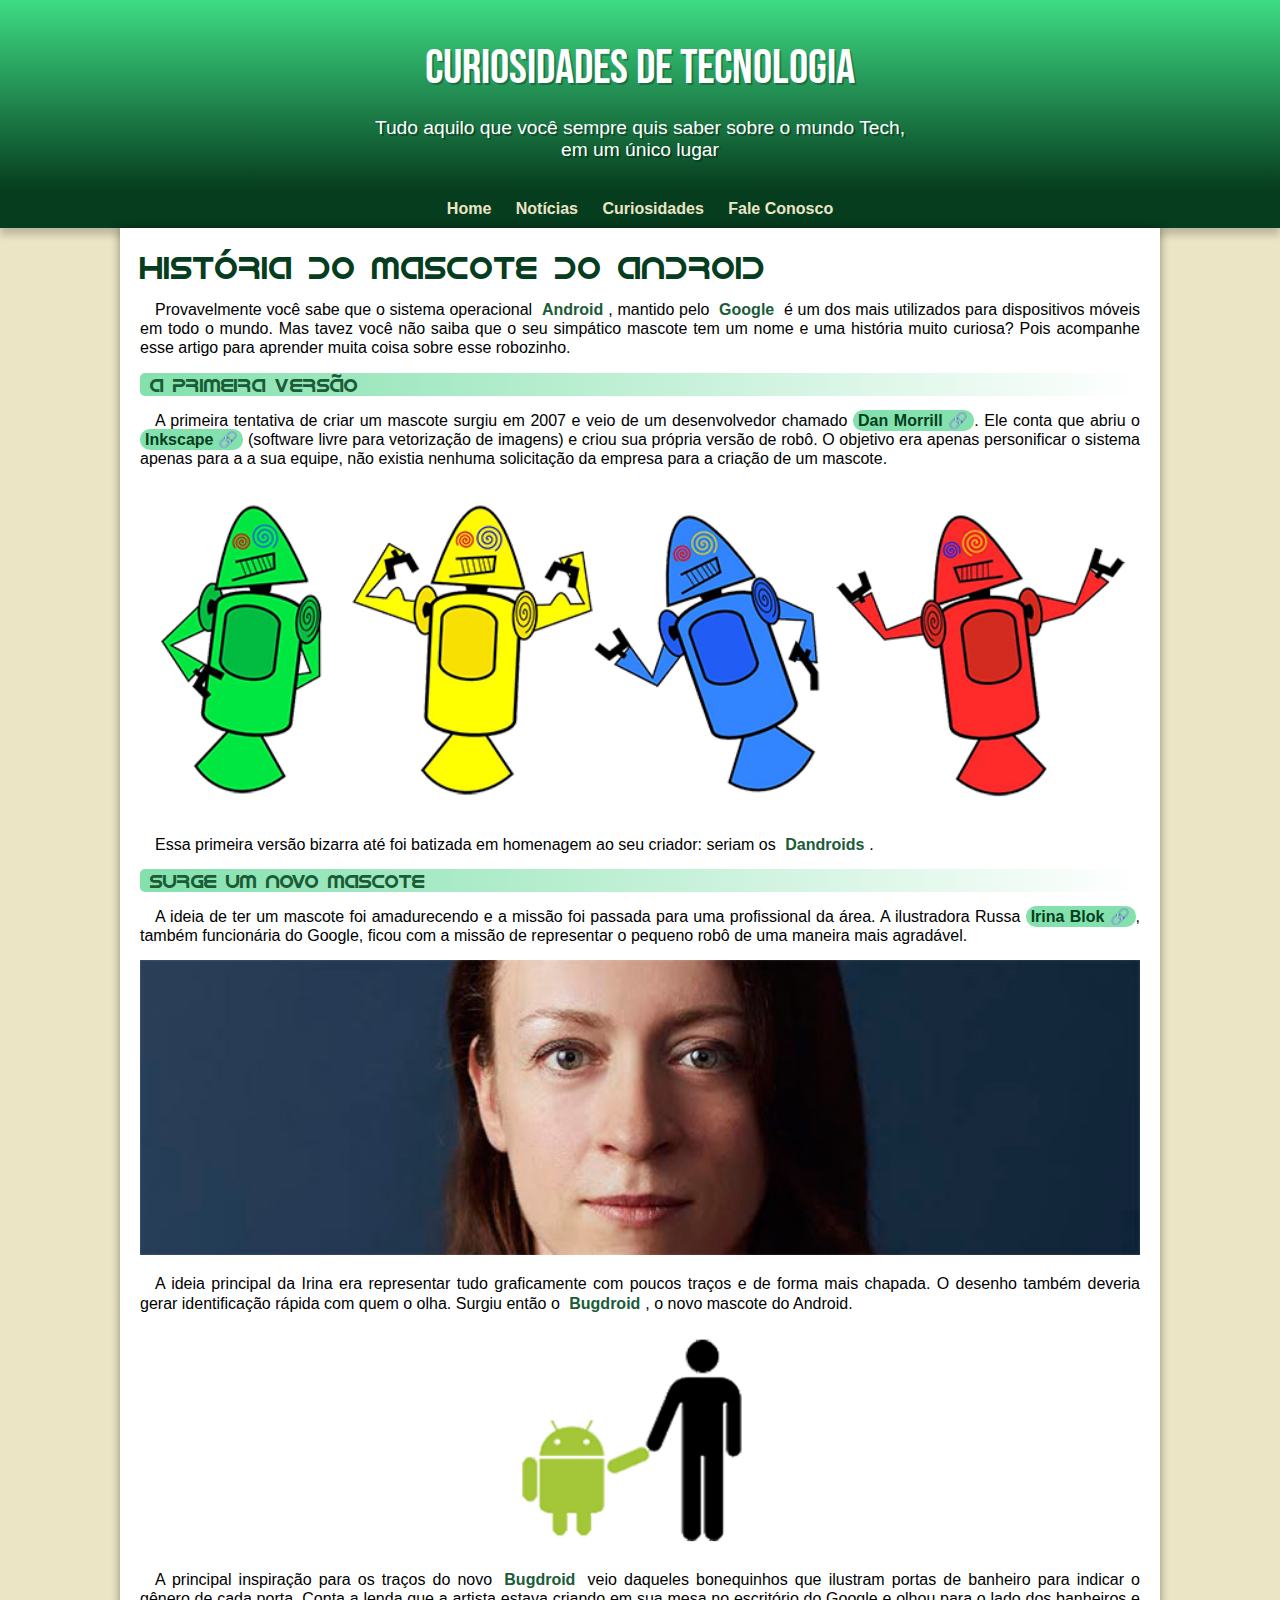
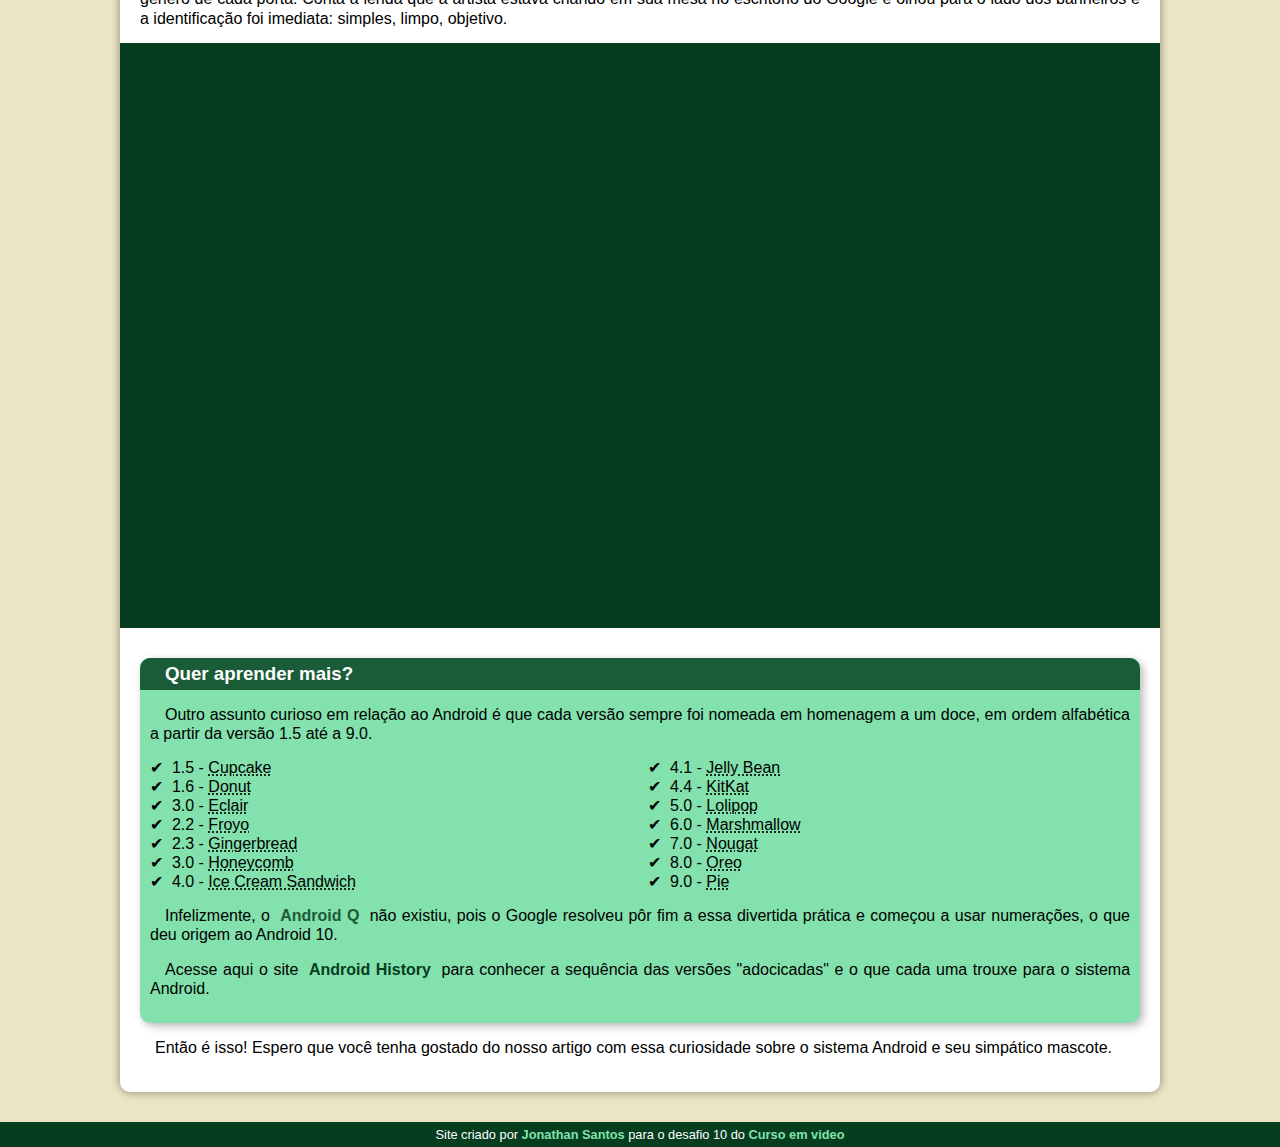
<file: Android Site (CursoemVideo)/index.html>
<!DOCTYPE html>
<html lang="pt-br">
<head>
    <meta charset="UTF-8">
    <meta http-equiv="X-UA-Compatible" content="IE=edge">
    <meta name="viewport" content="width=device-width, initial-scale=1.0">
    
    <title>Como surgiu o mascote do Android</title>

    <link rel="stylesheet" href="style.css">
    <link rel="shortcut icon" href="imagens/favicon.ico" type="image/x-icon">
</head>
<body>
    <header>
    <h1>Curiosidades de Tecnologia</h1>
    <p>Tudo aquilo que você sempre quis saber sobre o mundo Tech, em um único lugar</p>
    </header>
    <nav>
        <a href="#">Home</a>
        <a href="#">Notícias</a>
        <a href="#">Curiosidades</a>
        <a href="#">Fale Conosco</a>
    </nav>
    <main>
        <article>
            <h1>História do Mascote do Android</h1>

            <p>Provavelmente você sabe que o sistema operacional <strong>Android</strong>, mantido pelo <strong>Google</strong> é um dos mais utilizados para dispositivos móveis em todo o mundo. Mas tavez você não saiba que o seu simpático mascote tem um nome e uma história muito curiosa? Pois acompanhe esse artigo para aprender muita coisa sobre esse robozinho.</p>

            <h2>A primeira versão</h2>

            <p>A primeira tentativa de criar um mascote surgiu em 2007 e veio de um desenvolvedor chamado <a href="https://androidcommunitycomdan-morrill-shows-us-the-android-mascot-that-almost-was-20130103/" target="_blank" class="externo">Dan Morrill</a>. Ele conta que abriu o <a href="https://inkscape.org/pt-br" target="_blank" class="externo">Inkscape</a> (software livre para vetorização de imagens) e criou sua própria versão de robô. O objetivo era apenas personificar o sistema apenas para a a sua equipe, não existia nenhuma solicitação da empresa para a criação de um mascote.</p>

            <picture>
                <source media="(max-width: 450px)" srcset="imagens/dan-droids-pq.png">
                <img src="imagens/dan-droids.png" alt="Primeiro mascote do Android">
            </picture>

            <p>Essa primeira versão bizarra até foi batizada em homenagem ao seu criador: seriam os <strong>Dandroids</strong>.</p>

            <h2>Surge um novo mascote</h2>

            <p>A ideia de ter um mascote foi amadurecendo e a missão foi passada para uma profissional da área. A ilustradora Russa <a href="https://www.irinablok.com/android" target="_blank" class="externo">Irina Blok</a>, também funcionária do Google, ficou com a missão de representar o pequeno robô de uma maneira mais agradável.</p>

            <picture>
                <source media="(max-width: 500px)" srcset="imagens/irina-blok-pq.jpg">
                <img src="imagens/irina-blok.jpg" alt="Criadora do bugdroid">
            </picture>

            <p>A ideia principal da Irina era representar tudo graficamente com poucos traços e de forma mais chapada. O desenho também deveria gerar identificação rápida com quem o olha. Surgiu então o <strong>Bugdroid</strong>, o novo mascote do Android.</p>

            <img src="imagens/bugdroid.png" class="pq" alt="Bugdroid">

            <p>A principal inspiração para os traços do novo <strong>Bugdroid</strong> veio daqueles bonequinhos que ilustram portas de banheiro para indicar o gênero de cada porta. Conta a lenda que a artista estava criando em sua mesa no escritório do Google e olhou para o lado dos banheiros e a identificação foi imediata: simples, limpo, objetivo.</p>

            <div class="video">
                <iframe width="560" height="315" src="https://www.youtube.com/embed/l2UDgpLz20M" title="YouTube video player" frameborder="0" allow="accelerometer; autoplay; clipboard-write; encrypted-media; gyroscope; picture-in-picture; web-share" allowfullscreen>
                </iframe>
            </div>
            
            <aside>
                <h3>Quer aprender mais?</h3>
                
                <p>Outro assunto curioso em relação ao Android é que cada versão sempre foi nomeada em homenagem a um doce, em ordem alfabética a partir da versão 1.5 até a 9.0.</p>
                
                <ul>
                    <li>1.5 - <abbr title="Bolo de copo">Cupcake</abbr></li>
                    <li>1.6 - <abbr title="Rosquinha">Donut</abbr></li>
                    <li>3.0 - <abbr title="Bomba">Eclair</abbr></li>
                    <li>2.2 - <abbr title="Iogurte congeldo">Froyo</abbr></li>
                    <li>2.3 - <abbr title="Biscoito de gengibre">Gingerbread</abbr></li>
                    <li>3.0 - <abbr title="Favo de mel">Honeycomb</abbr></li>
                    <li>4.0 - <abbr title="Sanduiche de sorvete">Ice Cream Sandwich</abbr></li>
                    <li>4.1 - <abbr title="Jujuba">Jelly Bean</abbr></li>
                    <li>4.4 - <abbr title="KitKat">KitKat</abbr></li>
                    <li>5.0 - <abbr title="Pirulito">Lolipop</abbr></li>
                    <li>6.0 - <abbr title="Marshmallow">Marshmallow</abbr></li>
                    <li>7.0 - <abbr title="Torrone">Nougat</abbr></li>
                    <li>8.0 - <abbr title="Oreo">Oreo</abbr></li>
                    <li>9.0 - <abbr title="Torta">Pie</abbr></li>
                </ul>
                
                <p>Infelizmente, o <strong>Android Q</strong> não existiu, pois o Google resolveu pôr fim a essa divertida prática e começou a usar numerações, o que deu origem ao Android 10.</p>
                
                <p>Acesse aqui o site <a href="https://www.android.com/intl/en_uk/history/" target="_blank">Android History</a> para conhecer a sequência das versões "adocicadas" e o que cada uma trouxe para o sistema Android.</p>
            </aside>

            <p>Então é isso! Espero que você tenha gostado do nosso artigo com essa curiosidade sobre o sistema Android e seu simpático mascote.</p>
        </article>
    </main>
    <footer>
        Site criado por <a href="#" target="blank">Jonathan Santos</a> para o desafio 10 do <a href="https://www.youtube.com/@CursoemVideo" target="_blank">Curso em video</a>
    </footer>
</body>
</html>
</file>
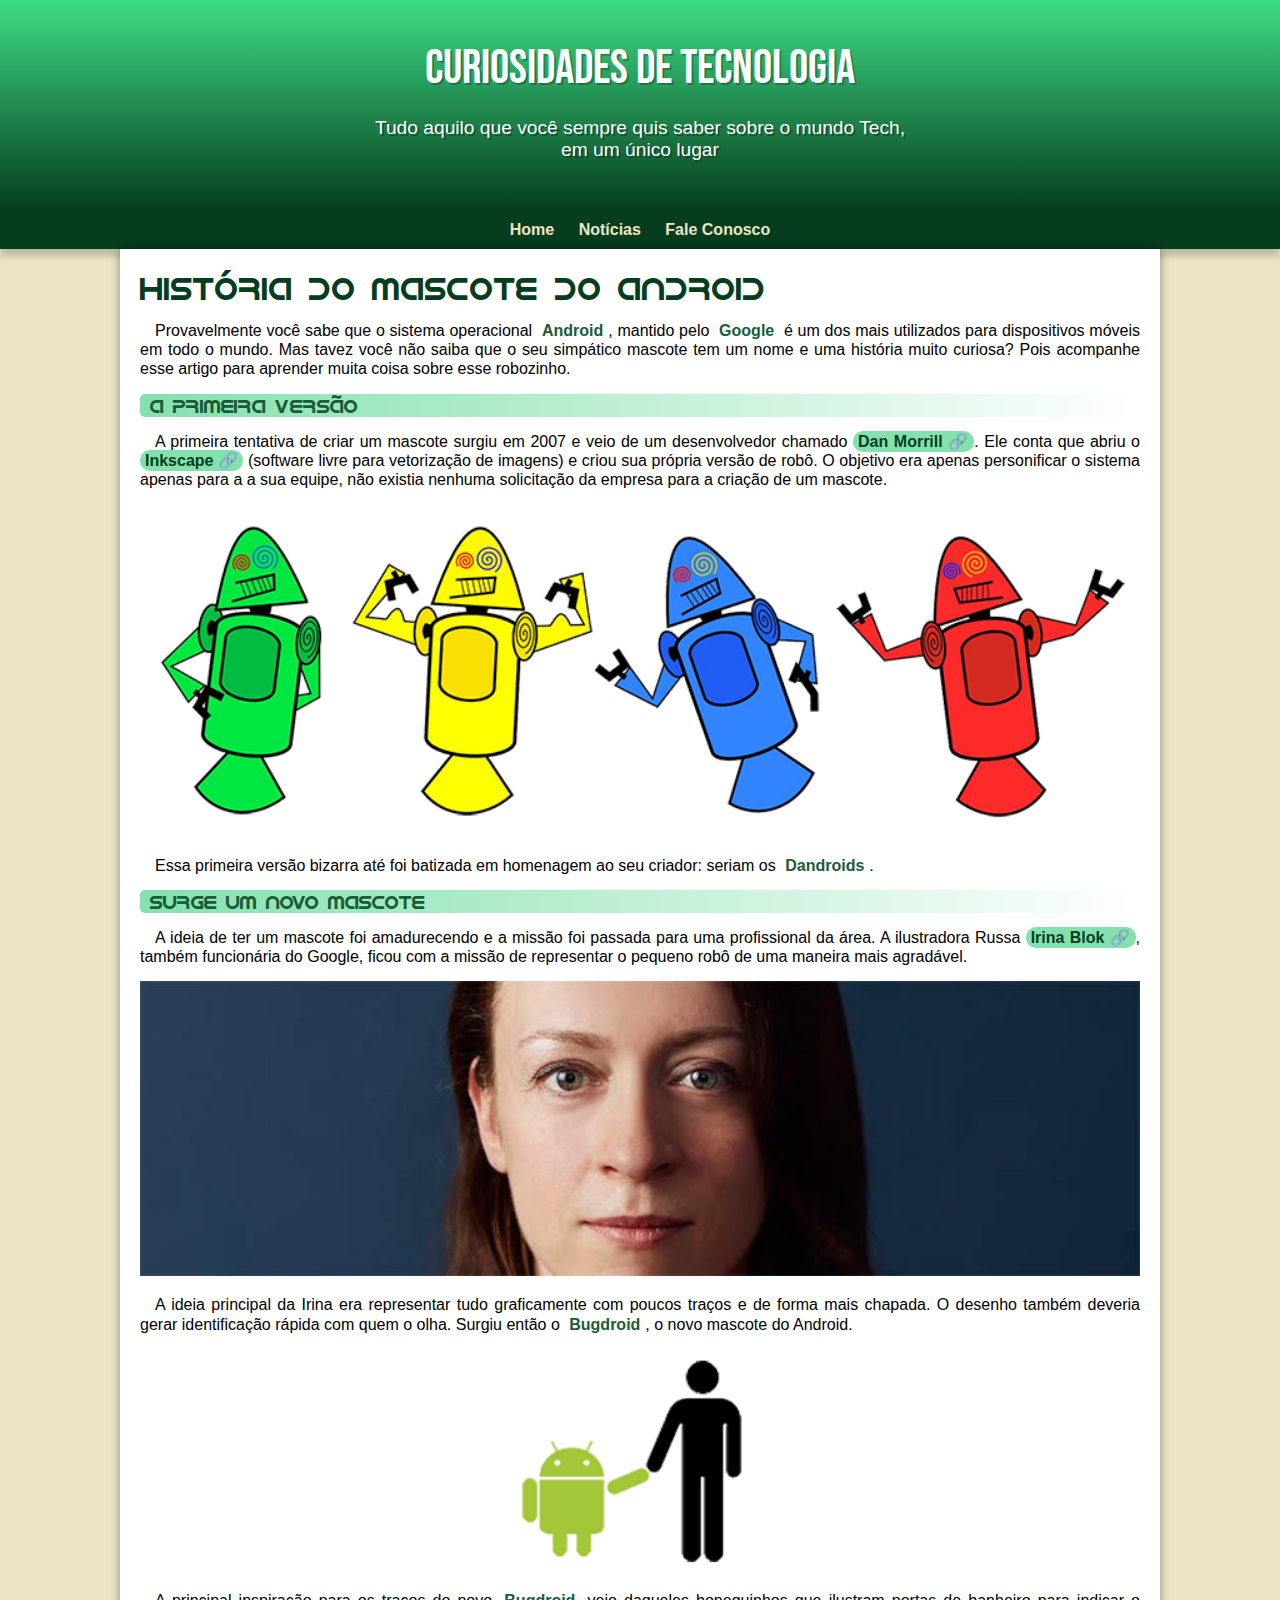
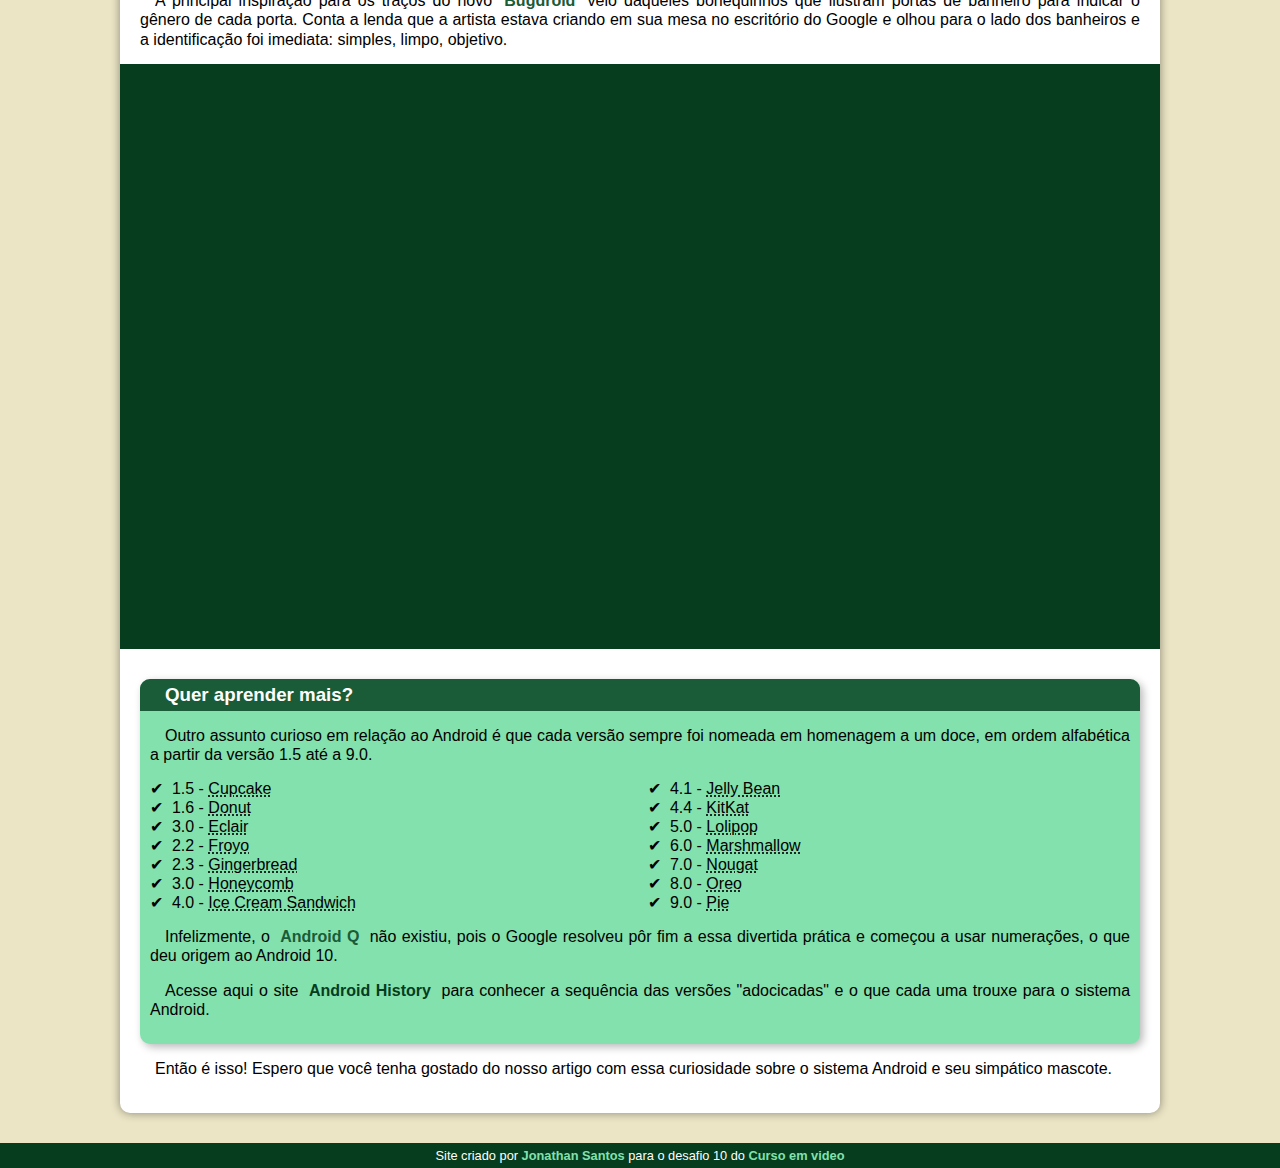
<file: Android-site-CursoemVideo/index.html>
<!DOCTYPE html>
<html lang="pt-br">
<head>
    <meta charset="UTF-8">
    <meta http-equiv="X-UA-Compatible" content="IE=edge">
    <meta name="viewport" content="width=device-width, initial-scale=1.0">
    
    <title>Como surgiu o mascote do Android</title>

    <link rel="stylesheet" href="style.css">
    <link rel="shortcut icon" href="imagens/favicon.ico" type="image/x-icon">
</head>
<body>
    <header>
    <h1>Curiosidades de Tecnologia</h1>
    <p>Tudo aquilo que você sempre quis saber sobre o mundo Tech, em um único lugar</p>
    </header>
    <nav>
        <a href="#">Home</a>
        <a href="#">Notícias</a>
        <a href="#">Fale Conosco</a>
    </nav>
    <main>
        <article>
            <h1>História do Mascote do Android</h1>

            <p>Provavelmente você sabe que o sistema operacional <strong>Android</strong>, mantido pelo <strong>Google</strong> é um dos mais utilizados para dispositivos móveis em todo o mundo. Mas tavez você não saiba que o seu simpático mascote tem um nome e uma história muito curiosa? Pois acompanhe esse artigo para aprender muita coisa sobre esse robozinho.</p>

            <h2>A primeira versão</h2>

            <p>A primeira tentativa de criar um mascote surgiu em 2007 e veio de um desenvolvedor chamado <a href="https://androidcommunitycomdan-morrill-shows-us-the-android-mascot-that-almost-was-20130103/" target="_blank" class="externo">Dan Morrill</a>. Ele conta que abriu o <a href="https://inkscape.org/pt-br" target="_blank" class="externo">Inkscape</a> (software livre para vetorização de imagens) e criou sua própria versão de robô. O objetivo era apenas personificar o sistema apenas para a a sua equipe, não existia nenhuma solicitação da empresa para a criação de um mascote.</p>

            <picture>
                <source media="(max-width: 450px)" srcset="imagens/dan-droids-pq.png">
                <img src="imagens/dan-droids.png" alt="Primeiro mascote do Android">
            </picture>

            <p>Essa primeira versão bizarra até foi batizada em homenagem ao seu criador: seriam os <strong>Dandroids</strong>.</p>

            <h2>Surge um novo mascote</h2>

            <p>A ideia de ter um mascote foi amadurecendo e a missão foi passada para uma profissional da área. A ilustradora Russa <a href="https://www.irinablok.com/android" target="_blank" class="externo">Irina Blok</a>, também funcionária do Google, ficou com a missão de representar o pequeno robô de uma maneira mais agradável.</p>

            <picture>
                <source media="(max-width: 500px)" srcset="imagens/irina-blok-pq.jpg">
                <img src="imagens/irina-blok.jpg" alt="Criadora do bugdroid">
            </picture>

            <p>A ideia principal da Irina era representar tudo graficamente com poucos traços e de forma mais chapada. O desenho também deveria gerar identificação rápida com quem o olha. Surgiu então o <strong>Bugdroid</strong>, o novo mascote do Android.</p>

            <img src="imagens/bugdroid.png" class="pq" alt="Bugdroid">

            <p>A principal inspiração para os traços do novo <strong>Bugdroid</strong> veio daqueles bonequinhos que ilustram portas de banheiro para indicar o gênero de cada porta. Conta a lenda que a artista estava criando em sua mesa no escritório do Google e olhou para o lado dos banheiros e a identificação foi imediata: simples, limpo, objetivo.</p>

            <div class="video">
                <iframe width="560" height="315" src="https://www.youtube.com/embed/l2UDgpLz20M" title="YouTube video player" frameborder="0" allow="accelerometer; autoplay; clipboard-write; encrypted-media; gyroscope; picture-in-picture; web-share" allowfullscreen>
                </iframe>
            </div>
            
            <aside>
                <h3>Quer aprender mais?</h3>
                
                <p>Outro assunto curioso em relação ao Android é que cada versão sempre foi nomeada em homenagem a um doce, em ordem alfabética a partir da versão 1.5 até a 9.0.</p>
                
                <ul>
                    <li>1.5 - <abbr title="Bolo de copo">Cupcake</abbr></li>
                    <li>1.6 - <abbr title="Rosquinha">Donut</abbr></li>
                    <li>3.0 - <abbr title="Bomba">Eclair</abbr></li>
                    <li>2.2 - <abbr title="Iogurte congeldo">Froyo</abbr></li>
                    <li>2.3 - <abbr title="Biscoito de gengibre">Gingerbread</abbr></li>
                    <li>3.0 - <abbr title="Favo de mel">Honeycomb</abbr></li>
                    <li>4.0 - <abbr title="Sanduiche de sorvete">Ice Cream Sandwich</abbr></li>
                    <li>4.1 - <abbr title="Jujuba">Jelly Bean</abbr></li>
                    <li>4.4 - <abbr title="KitKat">KitKat</abbr></li>
                    <li>5.0 - <abbr title="Pirulito">Lolipop</abbr></li>
                    <li>6.0 - <abbr title="Marshmallow">Marshmallow</abbr></li>
                    <li>7.0 - <abbr title="Torrone">Nougat</abbr></li>
                    <li>8.0 - <abbr title="Oreo">Oreo</abbr></li>
                    <li>9.0 - <abbr title="Torta">Pie</abbr></li>
                </ul>
                
                <p>Infelizmente, o <strong>Android Q</strong> não existiu, pois o Google resolveu pôr fim a essa divertida prática e começou a usar numerações, o que deu origem ao Android 10.</p>
                
                <p>Acesse aqui o site <a href="https://www.android.com/intl/en_uk/history/" target="_blank">Android History</a> para conhecer a sequência das versões "adocicadas" e o que cada uma trouxe para o sistema Android.</p>
            </aside>

            <p>Então é isso! Espero que você tenha gostado do nosso artigo com essa curiosidade sobre o sistema Android e seu simpático mascote.</p>
        </article>
    </main>
    <footer>
        Site criado por <a href="#" target="blank">Jonathan Santos</a> para o desafio 10 do <a href="https://www.youtube.com/@CursoemVideo" target="_blank">Curso em video</a>
    </footer>
</body>
</html>
</file>
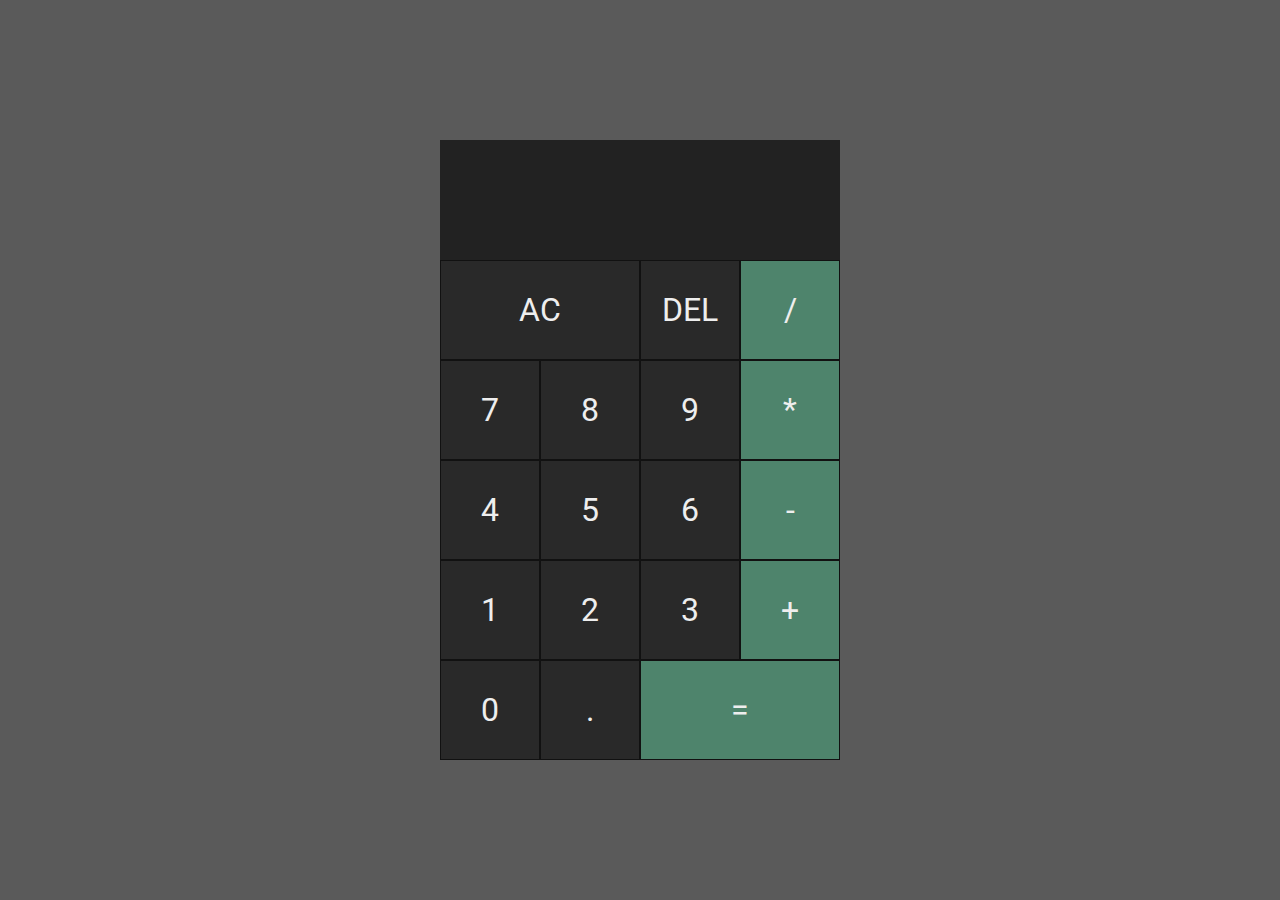
<file: Calculadora/index.html>
<!DOCTYPE html>
<html lang="pt-br">
<head>
    <meta charset="UTF-8">
    <meta http-equiv="X-UA-Compatible" content="IE=edge">
    <meta name="viewport" content="width=device-width, initial-scale=1.0">
    <title>Calculadora</title>

    <link rel="stylesheet" href="./styles.css">
</head>
<body>
    <div class="grid-container">
            <div class="output">
                <div data-previous-operand class="previous-operand"></div>
                <div data-current-operand class="current-operand"></div>
            </div>
            <button class="span-two" data-all-clear>AC</button>
            <button data-delete>DEL</button>
            <button data-operator class="operator">/</button>
            <button data-number>7</button>
            <button data-number>8</button>
            <button data-number>9</button>
            <button data-operator class="operator">*</button>
            <button data-number>4</button>
            <button data-number>5</button>
            <button data-number>6</button>
            <button data-operator class="operator">-</button>
            <button data-number>1</button>
            <button data-number>2</button>
            <button data-number>3</button>
            <button data-operator class="operator">+</button>
            <button data-number>0</button>
            <button data-number>.</button>
            <button data-equals class="span-two operator">=</button>    
    </div>
    <script src="./scripts.js"></script>
</body>
</html>
</file>
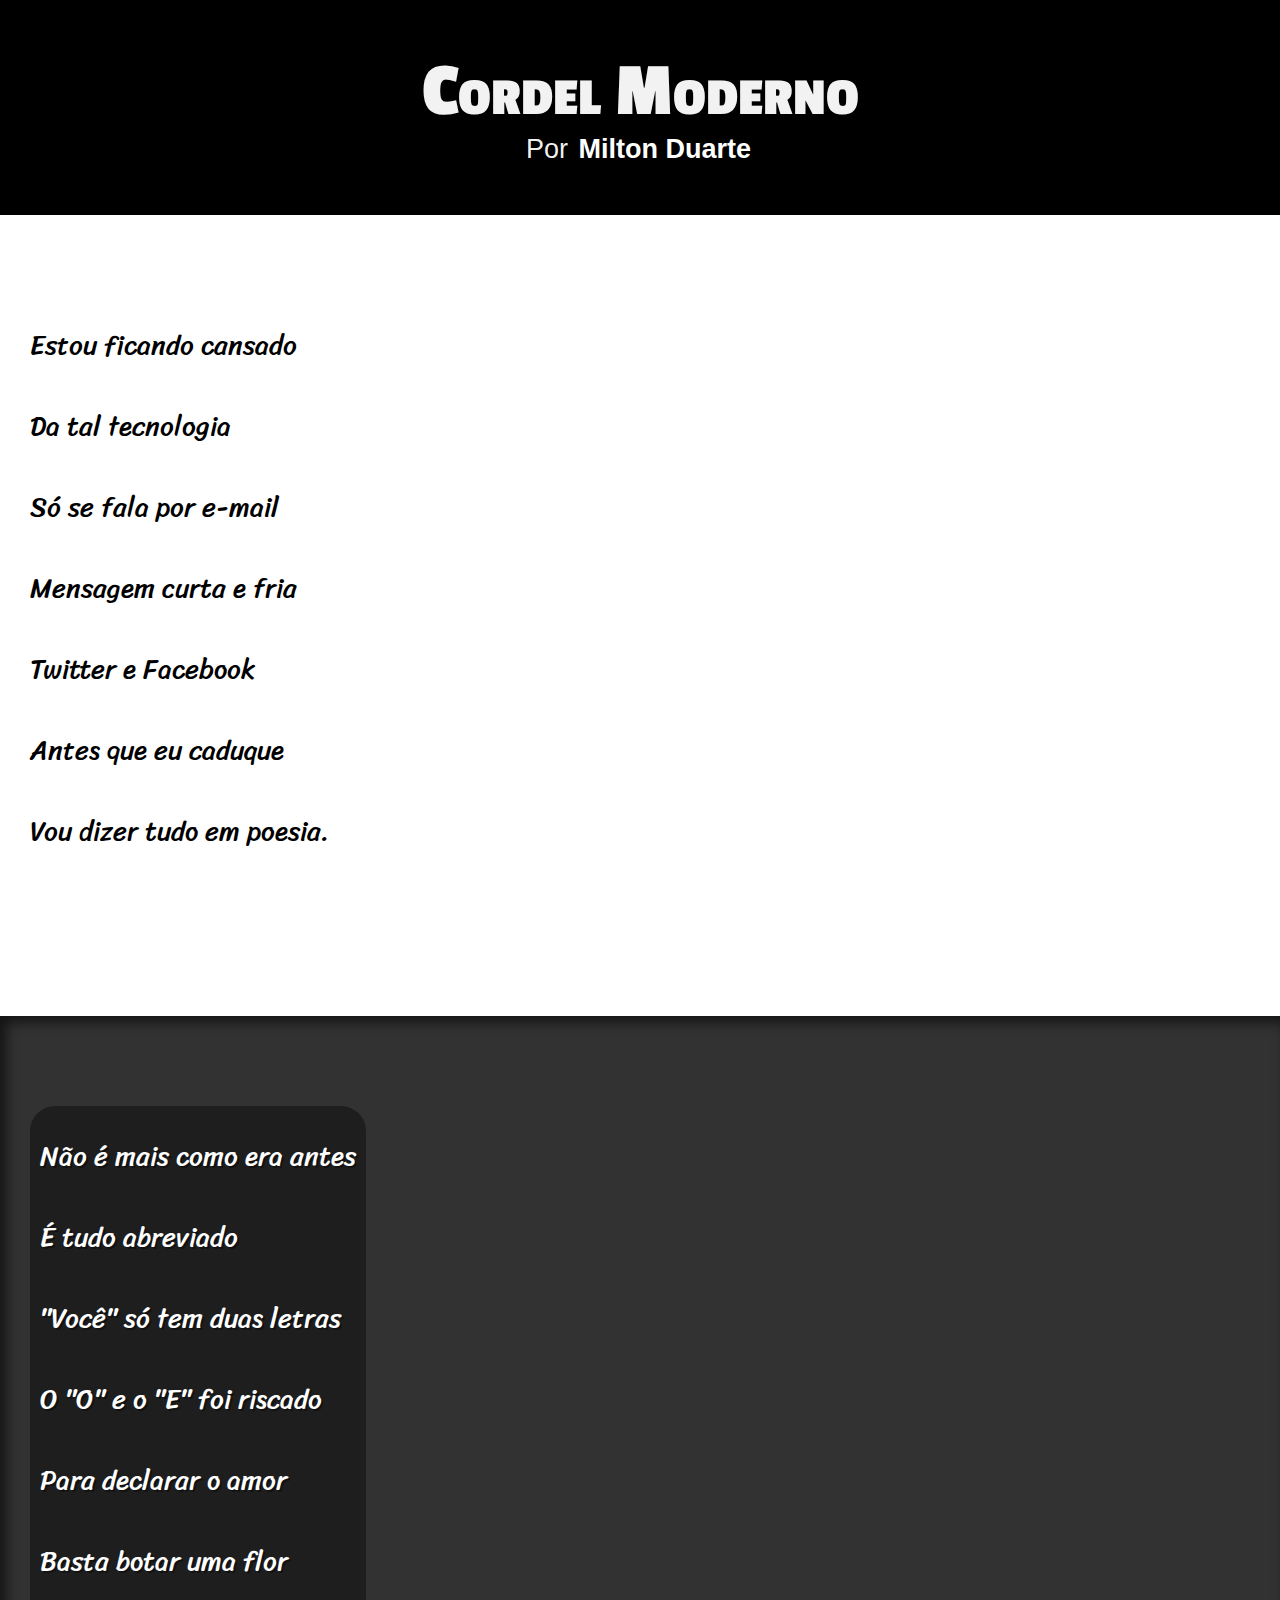
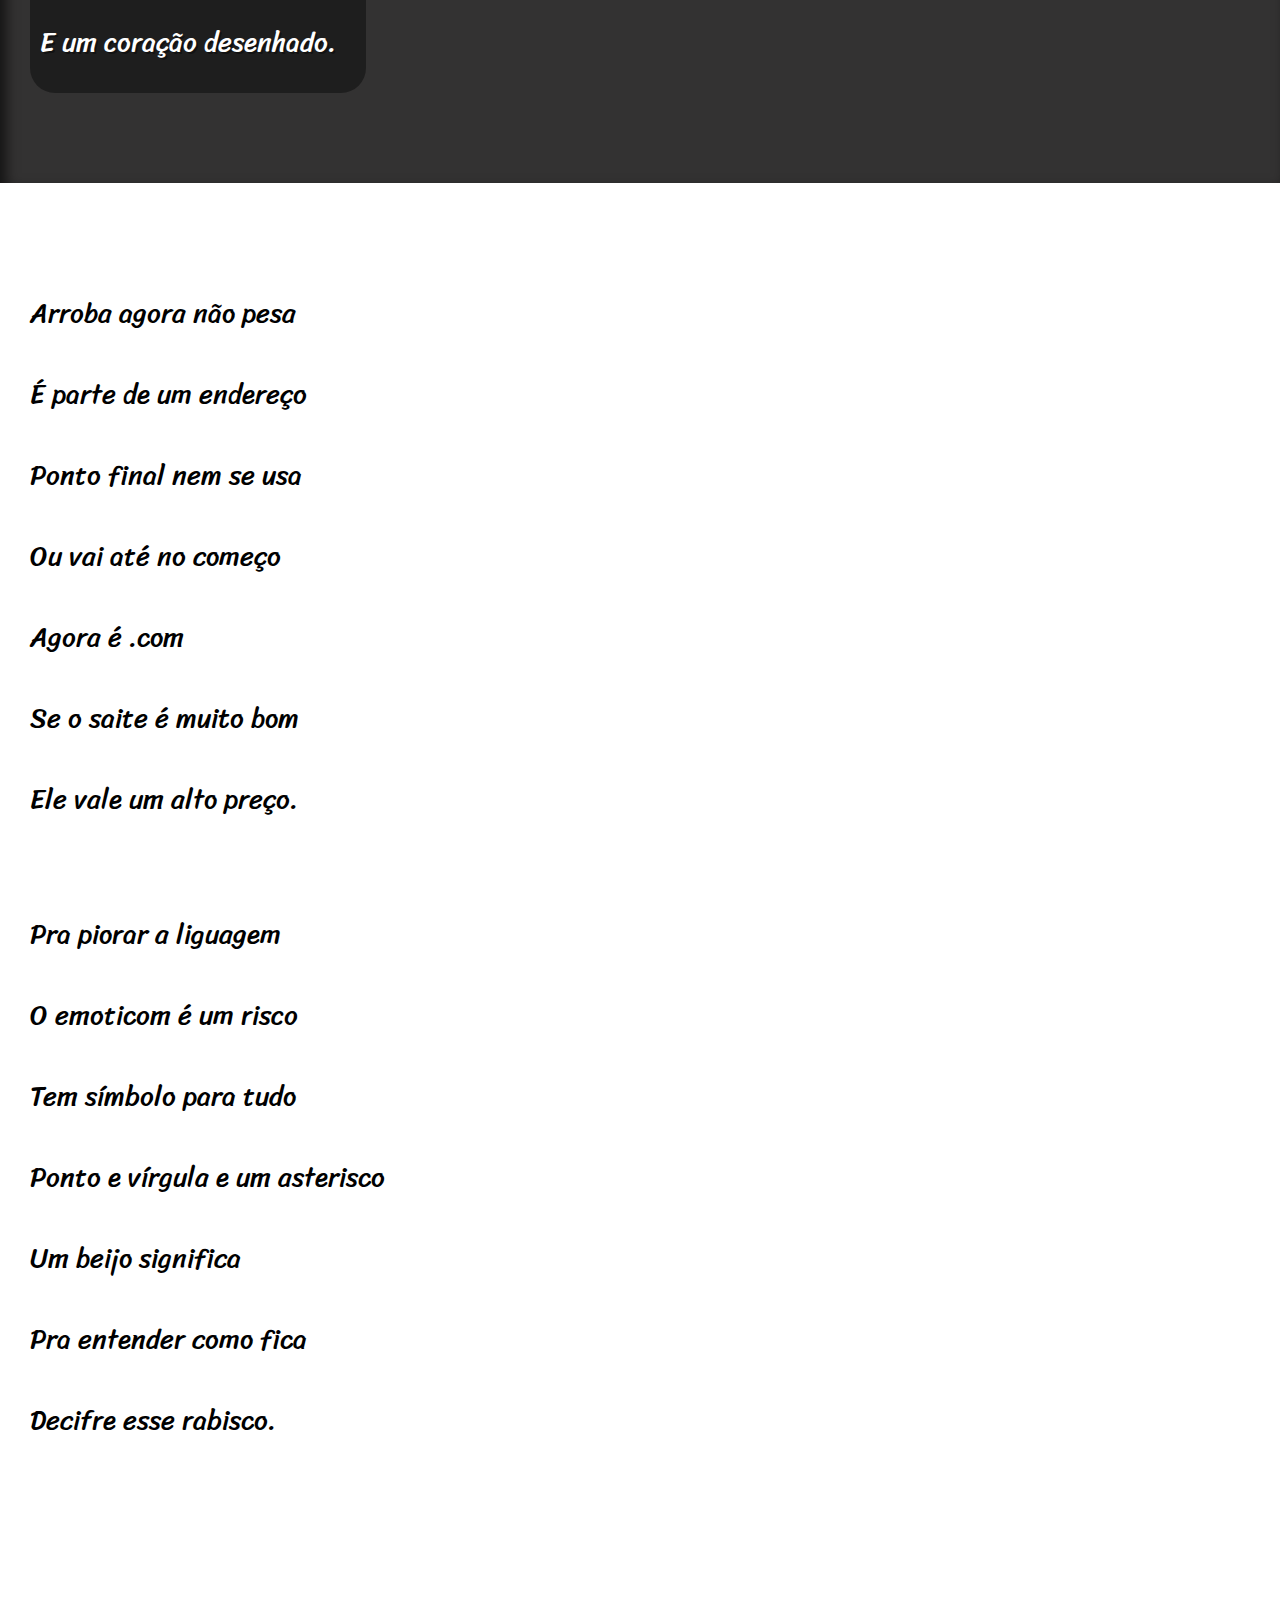
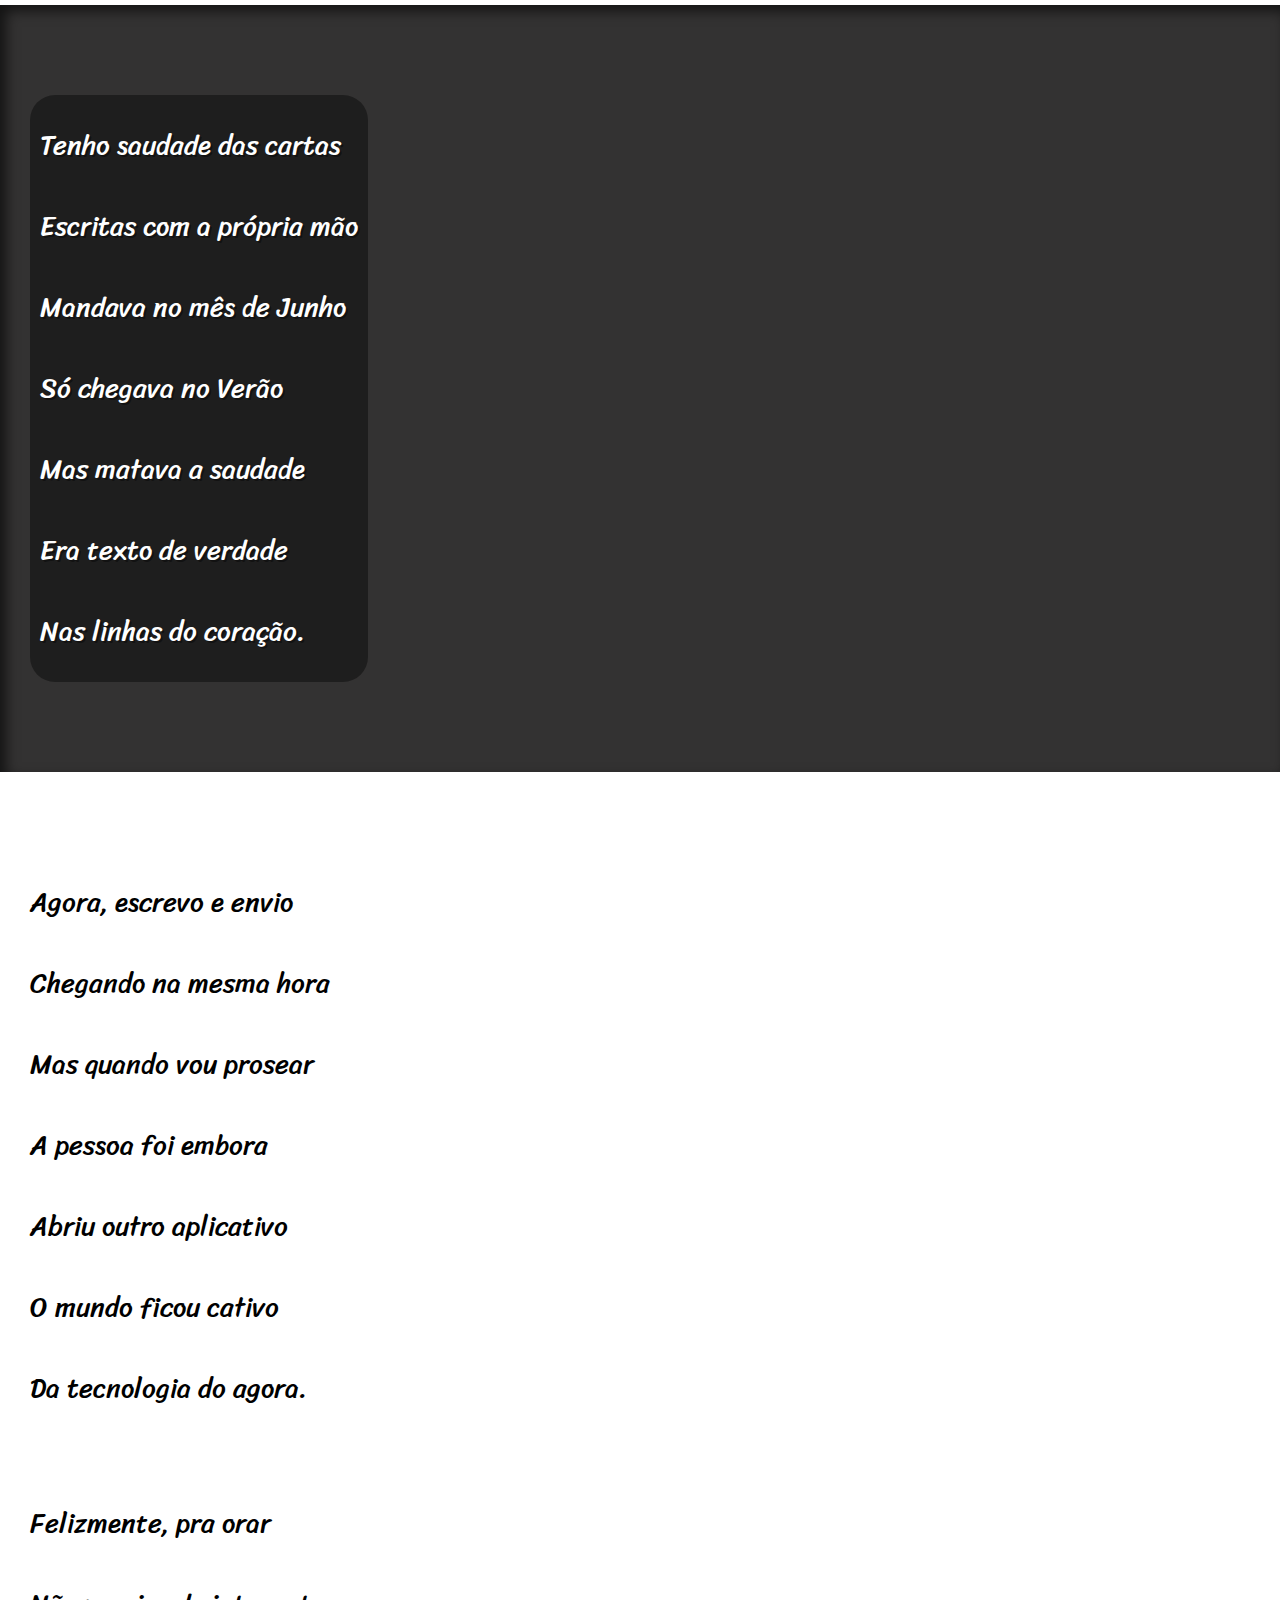
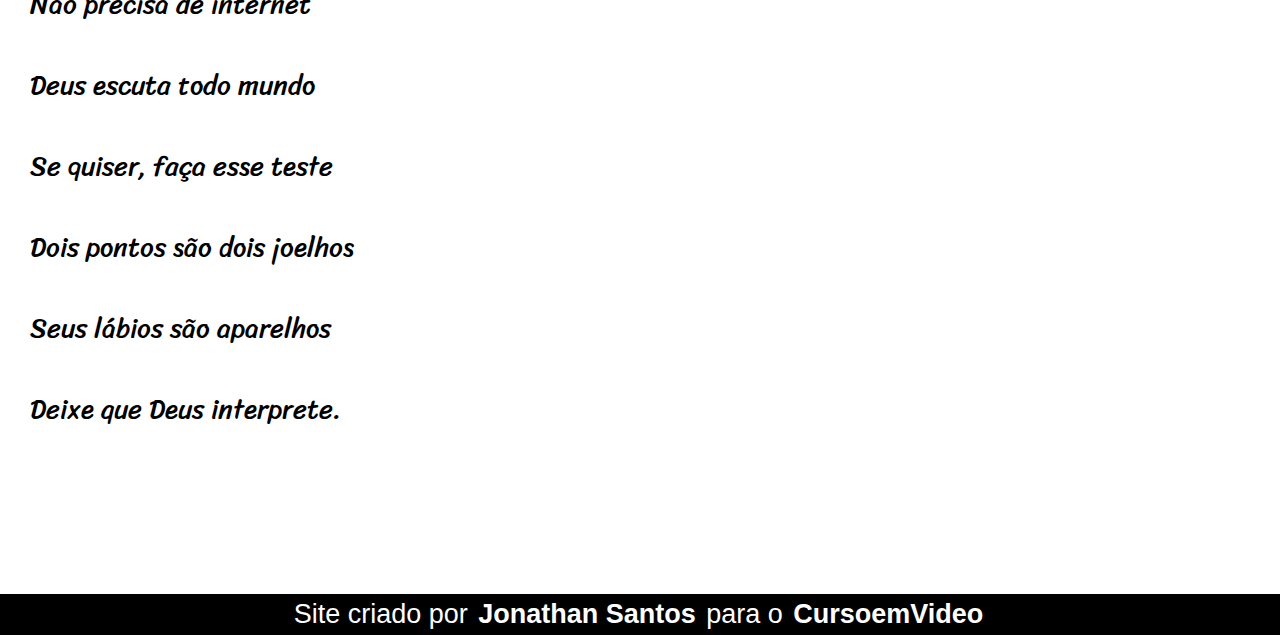
<file: cordel/index.html>
<!DOCTYPE html>
<html lang="pt-br">
<head>
    <meta charset="UTF-8">
    <meta http-equiv="X-UA-Compatible" content="IE=edge">
    <meta name="viewport" content="width=device-width, initial-scale=1.0">
    <title>Cordel Moderno</title>
    <link rel="stylesheet" href="style.css">
</head>
<body>
    <header>
        <h1>Cordel Moderno</h1>
        <p>Por <a href="https://www.recantodasletras.com.br/poesias/3186743" target="_blank">Milton Duarte</a></p>
    </header>
    <main>
        <section class="normal">
            <p>
                Estou ficando cansado <br>
                Da tal tecnologia <br>
                Só se fala por e-mail <br>
                Mensagem curta e fria <br>
                Twitter e Facebook <br>
                Antes que eu caduque <br>
                Vou dizer tudo em poesia.
            </p>
        </section>
        
        <section class="imagem" id="img01">
            <p>
                Não é mais como era antes <br>
                É tudo abreviado <br>
                "Você" só tem duas letras <br>
                O "O" e o "E" foi riscado <br>
                Para declarar o amor <br>
                Basta botar uma flor <br>
                E um coração desenhado.
            </p>
        </section>
        
        <section class="normal">
            <p>
                Arroba agora não pesa <br>
                É parte de um endereço <br>
                Ponto final nem se usa <br>
                Ou vai até no começo <br>
                Agora é .com <br>
                Se o saite é muito bom <br>
                Ele vale um alto preço.
            </p>
            
            <p>
                Pra piorar a liguagem <br>
                O emoticom é um risco <br>
                Tem símbolo para tudo <br>
                Ponto e vírgula e um asterisco <br>
                Um beijo significa <br>
                Pra entender como fica <br>
                Decifre esse rabisco.
            </p>
        </section>
         
        <section class="imagem" id="img02">
            <p>
                Tenho saudade das cartas <br>
                Escritas com a própria mão <br>
                Mandava no mês de Junho <br>
                Só chegava no Verão <br>
                Mas matava a saudade <br>
                Era texto de verdade <br>
                Nas linhas do coração.
            </p>
        </section>

        <section class="normal">
            <p>
                Agora, escrevo e envio <br>
                Chegando na mesma hora <br>
                Mas quando vou prosear <br>
                A pessoa foi embora <br>
                Abriu outro aplicativo <br>
                O mundo ficou cativo <br>
                Da tecnologia do agora.
            </p>
            
            <p>
                Felizmente, pra orar <br>
                Não precisa de internet <br>
                Deus escuta todo mundo <br>
                Se quiser, faça esse teste <br>
                Dois pontos são dois joelhos <br>
                Seus lábios são aparelhos <br>
                Deixe que Deus interprete.
            </p>
        </section>
    </main>
    <footer>
        <p>Site criado por <a href="https://github.com/JonathanGOSantos" target="_blank">Jonathan Santos</a> para o <a href="https://www.cursoemvideo.com" target="_blank">CursoemVideo</a></p>
    </footer>
</body>
</html>
</file>
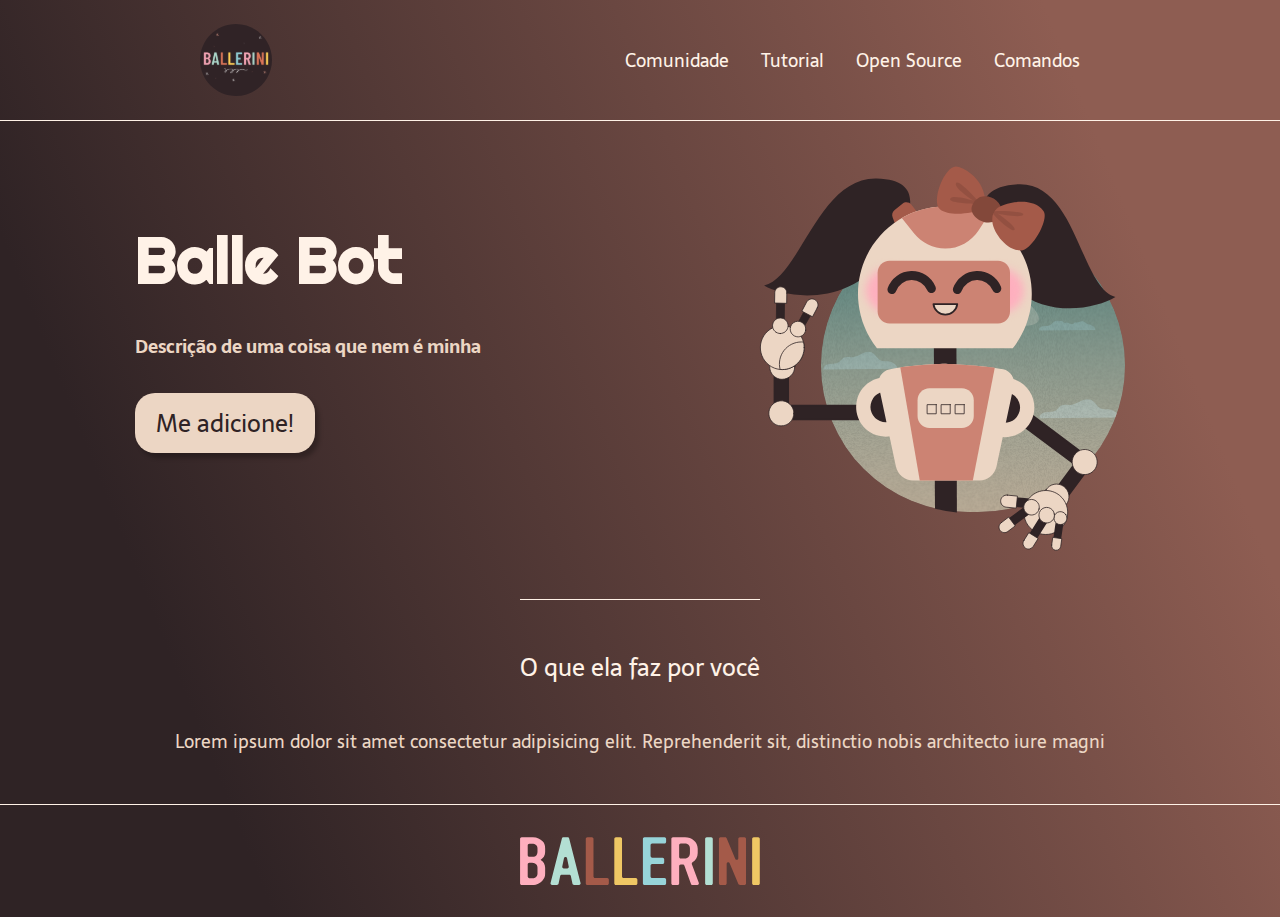
<file: Landing Page (Balle Bot)/index.html>
<!DOCTYPE html>
<html lang="pt-br">
<head>
    <meta charset="UTF-8">
    <meta name="viewport" content="width=device-width, initial-scale=1.0">
    <title>Landing Page</title>
    <meta name="description" content="Landing Page">
    <link rel="stylesheet" href="style.css">
</head>
<body>
    <header class="top">
        <img src="images/logo.svg">
        <nav>
            <a href="">Comunidade</a>
            <a href="">Tutorial</a>
            <a href="">Open Source</a>
            <a href="">Comandos</a>
        </nav>
    </header>
    <main class="main">
        <section id="principal">
            <div>
            <h1>Balle Bot</h1>
            <h2>Descrição de uma coisa que nem é minha</h2>
            <button>Me adicione!</button>
            </div>
            <img src="images/ballebot.svg">
        </section>
        <section id="secundario">
            <h3>O que ela faz por você</h3>
            <p><strong>Lorem ipsum dolor sit amet</strong> consectetur adipisicing elit. Reprehenderit sit, distinctio nobis architecto iure magni</p>
    </main>
    <footer class="footer">
        <img src="images/ballerini.svg">
    </footer>
</body>
</html>
</file>
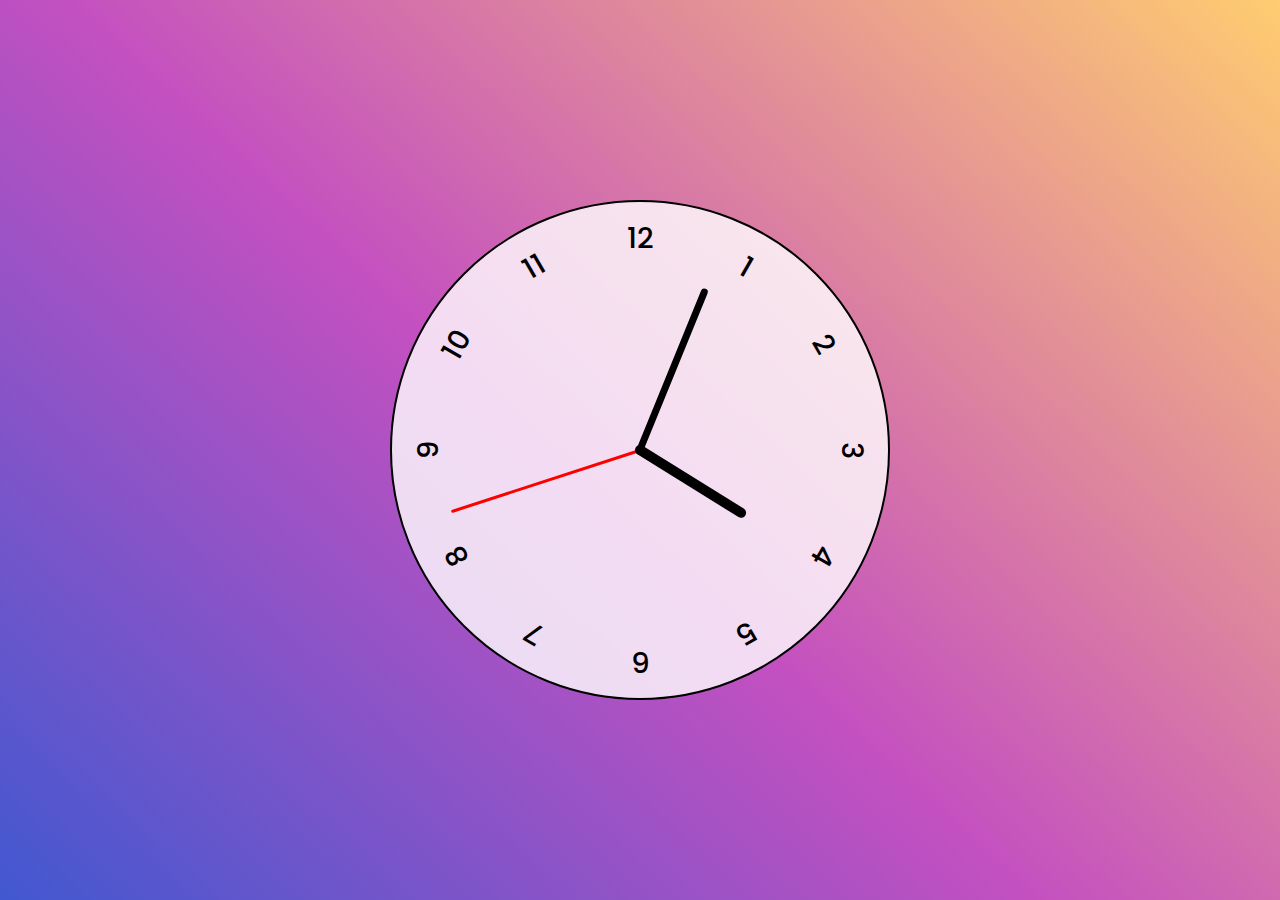
<file: relogio-analogico/index.html>
<!DOCTYPE html>
<html lang="pt-br">
<head>
    <meta charset="UTF-8">
    <meta http-equiv="X-UA-Compatible" content="IE=edge">
    <meta name="viewport" content="width=device-width, initial-scale=1.0">
    <title>Relógio</title>

    <link rel="preconnect" href="https://fonts.googleapis.com">
    <link rel="preconnect" href="https://fonts.gstatic.com" crossorigin>
    <link href="https://fonts.googleapis.com/css2?family=Poppins:wght@400;500;700&display=swap" rel="stylesheet">
    <link rel="stylesheet" href="styles.css">
</head>
<body>
    <div class="clock">
        <div class="hand seconds"></div>
        <div class="hand minutes"></div>
        <div class="hand hours"></div>

        <div class="div number number-1">1</div>
        <div class="div number number-2">2</div>
        <div class="div number number-3">3</div>
        <div class="div number number-4">4</div>
        <div class="div number number-5">5</div>
        <div class="div number number-6">6</div>
        <div class="div number number-7">7</div>
        <div class="div number number-8">8</div>
        <div class="div number number-9">9</div>
        <div class="div number number-10">10</div>
        <div class="div number number-11">11</div>
        <div class="div number number-12">12</div>
    </div>

    <script src="./scripts.js"></script>
</body>
</html>
</file>
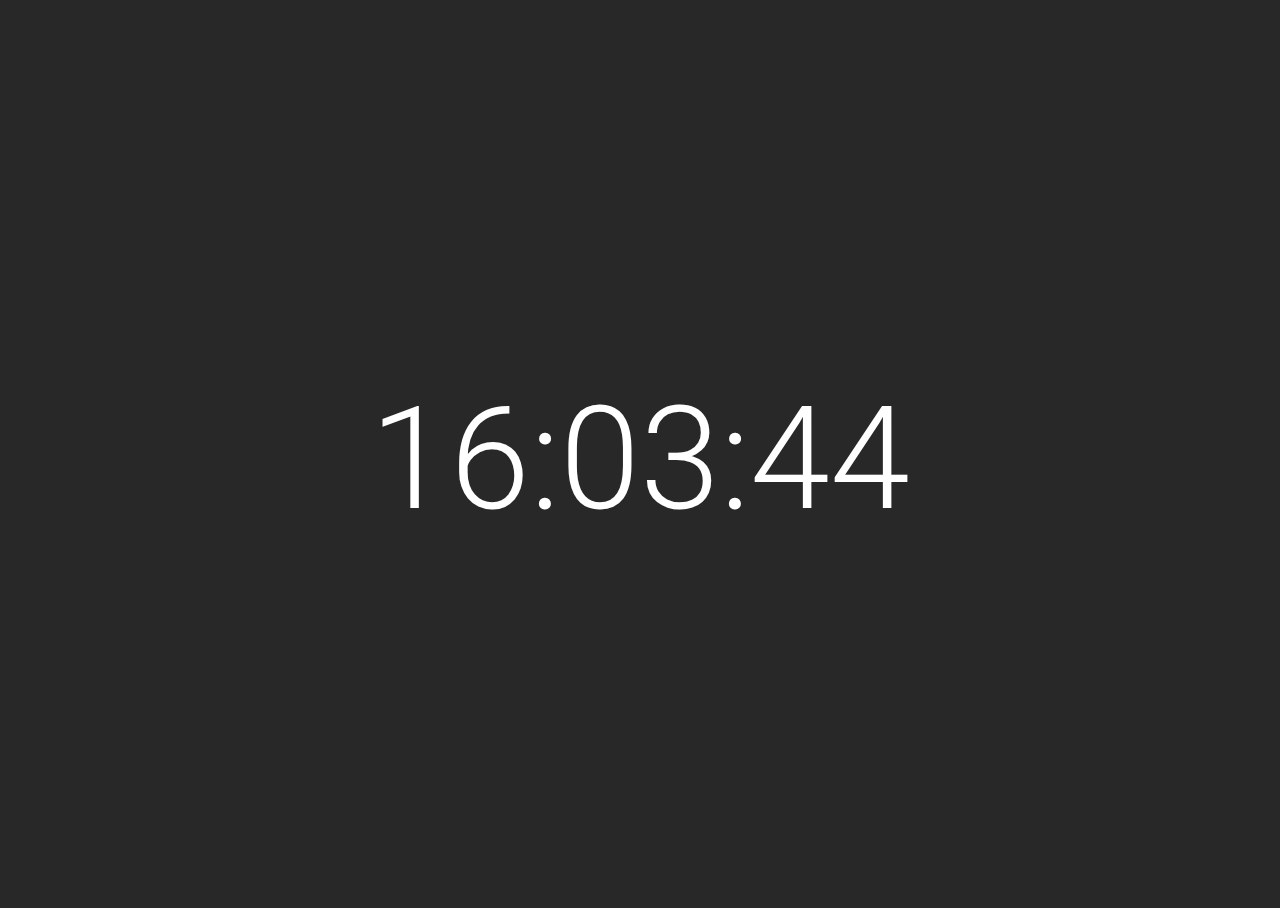
<file: relogio-digital/index.html>
<!DOCTYPE html>
<html lang="pt-br">
<head>
    <meta charset="UTF-8">
    <meta http-equiv="X-UA-Compatible" content="IE=edge">
    <meta name="viewport" content="width=device-width, initial-scale=1.0">
    <title>Relógio Digital</title>

    <style>
        @import url('https://fonts.googleapis.com/css2?family=Roboto:wght@100&display=swap');
        * {
            font-family: "Roboto";
        }
        html, body {
            height: 100%;
        }
        body {
            display: flex;
            align-items: center;
            justify-content: center;
            background: #282828;
        }
        h1 {
            color: white;
            font-size: 144px;
            font-weight: 300;
        }
    </style>
</head>
<body>
    <h1></h1>

    <script>
        const currentTime = () => {
            const el = document.querySelector("h1");

            let date = new Date();
            let hh = date.getHours();
            let mm = date.getMinutes();
            let ss = date.getSeconds();

            hh = hh < 10 ? `0${hh}` : hh;
            mm = mm < 10 ? `0${mm}` : mm;
            ss = ss < 10 ? `0${ss}` : ss;

            let time = `${hh}:${mm}:${ss}`;
            el.innerText = time;
        };

        currentTime();
        setInterval(currentTime, 1000)
    </script>
</body>
</html>
</file>
<file: Android Site (CursoemVideo)/style.css>
@charset "UTF 8";

@import url('https://fonts.googleapis.com/css2?family=Bebas+Neue&display=swap');

@font-face{
   font-family: 'Android';
   src: url('fontes/idroid.otf') format('opentype');
   font-weight: normal;
}

:root{
   --cor0: #ebe5c5;   
   --cor1: #83e1ad;
   --cor2: #3ddc84;
   --cor3: #2fa866;
   --cor4: #1a5c37;
   --cor5: #063d1e;  

   --fonte-padrao: Arial, Verdana, Helvetica, sans-serif;
   --fonte-destaque: 'Bebas Neue', cursive;
   --fonte-android: 'Android', cursive;
}

*{
   margin: 0;
   padding: 0;
}

body{
   background-color: var(--cor0);
   font-family: var(--fonte-padrao);
}

a.externo:after{
   content: '\00A0\1F517';
}


header{
   background-image: linear-gradient(to bottom, var(--cor2), var(--cor5));
   min-height: 150px;
   text-align: center;
   padding-top: 40px;
}
Header > h1{
   color: white;
   margin-bottom: 20px;
   font-family: var(--fonte-destaque);
   font-size: 3em;
   text-shadow: 2px 2px 0px rgba(0, 0, 0, 0.267) ;
   font-weight: normal;
}
Header p{
   color: white;
   font-family: var(--fonte-padrao);
   max-width: 550px;
   font-size: 1.2em;
   margin: auto;
   padding: 0 10px;
   text-shadow: 2px 2px 0px rgba(0, 0, 0, 0.315);
   margin-bottom: 20px;
}

nav{
   background-color: var(--cor5);
   padding: 10px;
   box-shadow: 0px 7px 7px rgba(0, 0, 0, 0.192);
   text-align: center;
}
nav > a{
   color: var(--cor0);
   text-decoration: none;
   padding: 10px;
   font-weight: bold;
   transition-duration: .2s;
}
nav > a:hover{
   background-color: var(--cor0);
   color: var(--cor4);
   border-radius: 10px;
}

main{
   background-color: white;
   min-width: 300px;
   max-width: 1000px;
   margin: auto;
   padding: 20px;
   box-shadow: 0px 0px 10px rgba(0, 0, 0, 0.425);
   margin-bottom: 30px;
   border-radius: 0px 0px 10px 10px;
}
main h1{
   color: var(--cor5);
   font-family: var(--fonte-android);
   font-weight: normal;
}
main h2{
   font-family: var(--fonte-android);
   color: var(--cor4);
   font-size: 1.2em;
   background-image: linear-gradient(to right, var(--cor1), transparent);
   text-indent: 10px;
   border-radius: 5px;
   font-weight: normal;
}
main p{
   margin: 15px 0;
   text-align: justify;
   text-indent: 15px;
   line-height: 1.2em;
}
main strong{
   color: var(--cor4);
   font-weight: bold;
   padding: 2px 5px;
}
main img{
   width: 100%;
}
main img.pq{
   max-width: 350px;
   display: block;
   margin: auto;
}
main a{
   text-decoration: none;
   font-weight: bold;
   color: var(--cor5);
   background-color: var(--cor1);
   padding: 2px 5px;
   border-radius: 10px;
}
main a:hover{
   text-decoration: underline;
}
div.video{
   background-color: var(--cor5);
   margin: 0 -20px 30px -20px;
   padding: 20px;
   padding-bottom: 56.5%;
   position: relative;
}
div.video > iframe{
   position: absolute;
   top: 5%;
   left: 5%;
   width: 90%;
   height: 90%;
}

aside{
   background-color: var(--cor1);
   padding: 10px;
   border-radius: 10px;
   box-shadow: 3px 3px 8px rgba(0, 0, 0, 0.281);
}
aside > h3{
   background-color: var(--cor4);
   color: white;
   padding: 5px;
   margin: -10px -10px 0 -10px;
   border-radius: 10px 10px 0 0;
   text-indent: 20px;
}
aside > ul{
   list-style-type: '\2714\00A0\00A0';
   list-style-position: inside;
   columns: 2;
}

footer{
   background-color: var(--cor5);
   color: white;
   text-align: center;
   font-size: 0.8em;
   padding: 5px;
}
footer a{
   color: var(--cor1);
   font-weight: bold;
   text-decoration: none;
}
footer a:hover{
   color: var(--cor3);
   text-decoration: underline;
}
</file>
<file: Android-site-CursoemVideo/style.css>
@charset "UTF 8";

@import url('https://fonts.googleapis.com/css2?family=Bebas+Neue&display=swap');

@font-face{
   font-family: 'Android';
   src: url('fontes/idroid.otf') format('opentype');
   font-weight: normal;
}

:root{
   --cor0: #ebe5c5;   
   --cor1: #83e1ad;
   --cor2: #3ddc84;
   --cor3: #2fa866;
   --cor4: #1a5c37;
   --cor5: #063d1e;  

   --fonte-padrao: Arial, Verdana, Helvetica, sans-serif;
   --fonte-destaque: 'Bebas Neue', cursive;
   --fonte-android: 'Android', cursive;
}

*{
   margin: 0;
   padding: 0;
}

body{
   background-color: var(--cor0);
   font-family: var(--fonte-padrao);
}

a.externo:after{
   content: '\00A0\1F517';
}


header{
   background-image: linear-gradient(to bottom, var(--cor2), var(--cor5));
   min-height: 150px;
   text-align: center;
   padding-top: 40px;
}
Header > h1{
   color: white;
   margin-bottom: 20px;
   font-family: var(--fonte-destaque);
   font-size: 3em;
   text-shadow: 2px 2px 0px rgba(0, 0, 0, 0.267) ;
   font-weight: normal;
}
Header p{
   color: white;
   font-family: var(--fonte-padrao);
   max-width: 550px;
   font-size: 1.2em;
   margin: auto;
   padding: 0 10px;
   text-shadow: 2px 2px 0px rgba(0, 0, 0, 0.315);
   padding-bottom: 50px;
}

nav{
   background-color: var(--cor5);
   padding: 10px;
   box-shadow: 0px 7px 7px rgba(0, 0, 0, 0.192);
   text-align: center;
}
nav > a{
   color: var(--cor0);
   text-decoration: none;
   padding: 10px;
   font-weight: bold;
   transition-duration: .2s;
}
nav > a:hover{
   background-color: var(--cor0);
   color: var(--cor4);
   border-radius: 10px;
}

main{
   background-color: white;
   min-width: 300px;
   max-width: 1000px;
   margin: auto;
   padding: 20px;
   box-shadow: 0px 0px 10px rgba(0, 0, 0, 0.425);
   margin-bottom: 30px;
   border-radius: 0px 0px 10px 10px;
}
main h1{
   color: var(--cor5);
   font-family: var(--fonte-android);
   font-weight: normal;
}
main h2{
   font-family: var(--fonte-android);
   color: var(--cor4);
   font-size: 1.2em;
   background-image: linear-gradient(to right, var(--cor1), transparent);
   text-indent: 10px;
   border-radius: 5px;
   font-weight: normal;
}
main p{
   margin: 15px 0;
   text-align: justify;
   text-indent: 15px;
   line-height: 1.2em;
}
main strong{
   color: var(--cor4);
   font-weight: bold;
   padding: 2px 5px;
}
main img{
   width: 100%;
}
main img.pq{
   max-width: 350px;
   display: block;
   margin: auto;
}
main a{
   text-decoration: none;
   font-weight: bold;
   color: var(--cor5);
   background-color: var(--cor1);
   padding: 2px 5px;
   border-radius: 10px;
}
main a:hover{
   text-decoration: underline;
}
div.video{
   background-color: var(--cor5);
   margin: 0 -20px 30px -20px;
   padding: 20px;
   padding-bottom: 56.5%;
   position: relative;
}
div.video > iframe{
   position: absolute;
   top: 5%;
   left: 5%;
   width: 90%;
   height: 90%;
}

aside{
   background-color: var(--cor1);
   padding: 10px;
   border-radius: 10px;
   box-shadow: 3px 3px 8px rgba(0, 0, 0, 0.281);
}
aside > h3{
   background-color: var(--cor4);
   color: white;
   padding: 5px;
   margin: -10px -10px 0 -10px;
   border-radius: 10px 10px 0 0;
   text-indent: 20px;
}
aside > ul{
   list-style-type: '\2714\00A0\00A0';
   list-style-position: inside;
   columns: 2;
}

footer{
   background-color: var(--cor5);
   color: white;
   text-align: center;
   font-size: 0.8em;
   padding: 5px;
}
footer a{
   color: var(--cor1);
   font-weight: bold;
   text-decoration: none;
}
footer a:hover{
   color: var(--cor3);
   text-decoration: underline;
}
</file>
<file: Calculadora/styles.css>
@import url("https://fonts.googleapis.com/css2?family=Roboto:wght@400;500;700&display=swap");

* {
  margin: 0;
  padding: 0;
  box-sizing: border-box;
  font-family: "Roboto", sans-serif;
}

body {
  background-color: rgb(90, 90, 90);
}

.grid-container {
  display: grid;
  justify-content: center;
  align-content: center;
  min-height: 100vh;
  grid-template-columns: repeat(4, 100px);
  grid-template-rows: minmax(120px, auto) repeat(5, 100px);
}

.grid-container > button {
  cursor: pointer;
  font-size: 2rem;
  outline: none;
  border: 1px solid #111;
  background-color: #111111a8;
  color: #eee;
}

.grid-container > button:hover {
  background-color: #eee;
  color: #111;
}

.grid-container > button.operator {
  background-color: #41b88375;
}

.grid-container  > button.span-two {
  grid-column: span 2;
}
.grid-container .output {
  grid-column: 1 / -1;
  background-color: #222;
  display: flex;
  flex-direction: column;
  align-items: flex-end;
  justify-content: space-around;
  padding: 10px;
  word-wrap: break-word;
  word-break: break-all;
}

.grid-container > .output > .previous-operand {
    color: rgba(255, 255, 255, .75);
    font-size: 1.5rem;
}

.grid-container > .output > .current-operand {
    color: white;
    font-size: 2.5rem;
}
</file>
<file: cordel/style.css>
@charset "UTF-8";

@import url('https://fonts.googleapis.com/css2?family=Passion+One&family=Sriracha&display=swap');

*{
    margin: 0;
    padding: 0;
    font-size: 3vh;
}

:root {
    --fonte1: Verdana, Geneva, Tahoma, sans-serif;
    --fonte2: 'Passion One', cursive;
    --fonte3: 'Sriracha', cursive;
}

html, body{
    max-width: 100vw;
    background-color: white;
    font-family: var(--fonte1);
}

header{
    background: black;
    color: rgba(255, 255, 255, 0.950);
    text-align: center;
}
header > h1{
    padding-top: 50px;
    font-variant: small-caps;
    font-family: var(--fonte2);
    font-size: 6vw;
}
header > p{
    padding-bottom: 50px;

}

a{
    text-decoration: none;
    color: white;
    font-weight: bold;
    padding: 3px;
}
a:hover{
    text-decoration: underline;
    background-color: gray;
    border-radius: 5px;
}
section{
    padding: 10vh 0;
    line-height: 2em;
    padding-left: 30px;
    font-family: var(--fonte3);
    font-size: 1.5em;
}
section > p{
    padding-bottom: 2em;
}
section.normal{
    background: white;
    color: black;
}
section.imagem{
    background: rgb(51, 50, 50);
    color: white;
    box-shadow: inset 6px 6px 13px 0px rgba(0, 0, 0, 0.623);
    background-position: right center;
    background-size: cover;
    background-attachment: fixed;
}

section#img01{
    background-image: url(imagens/background001.jpg);
}
section#img02{
    background-image: url(imagens/background002.jpg);
}

section.imagem > p{
    display: inline-block;
    padding: 10px;
    border-radius: 25px;
    background: rgba(0, 0, 0, 0.4);
    text-shadow: 2px 2px 0px rgba(0, 0, 0, 0.39);
}

footer{
    background: black;
    color: white;
    text-align: center;
    padding: 5px;
}
</file>
<file: Landing Page (Balle Bot)/style.css>
@import url('https://fonts.googleapis.com/css2?family=Righteous&family=Sarala:wght@400;700&display=swap');

*{
    margin: 0;
    padding: 0;
    box-sizing: border-box;
    text-decoration: none;
}
body{
    font-size: 100%;
    background: linear-gradient(68.15deg, #2F2325 16.62%, #8E5D52 85.61%);
}
.top{
    display: flex;
    flex-direction: row;
    align-items: center;
    justify-content: space-around;
    padding: 24px;
}
.top img{
    height: 72px;
}
.top nav{
    display: flex;
    gap: 32px;
}
.top nav a{
    font-family: 'Sarala', sans-serif;
    color: #FFF2E7;
    font-weight: 400px;
    font-size: 18px;
}

.main{
    margin-bottom: 48px;
    border-top: 0.4px solid #FFF2E7;
}
.main #principal{
    display: flex;
    flex-direction: row;
    align-items: center;
    justify-content: space-around;
}
.main #principal div{
    display: flex;
    flex-direction: column;
    gap: 32px;
}
.main #principal div h1{
    font-family: 'Righteous', cursive;
    font-weight: 400px;
    font-size: 64px;
    color: #FFF2E7;
}
.main #principal div h2{
    font-family: 'Sarala', sans-serif;
    font-weight: 400px;
    font-size: 18px;
    color: #ECD6C4;
}
.main #principal div button{
    background-color: #ECD6C4;
    width: 180px;
    height: 60px;
    border: none;
    box-shadow: 4px 5px 4px rgba(0, 0, 0, 0.25);
    border-radius: 20px;
    font-family: 'Sarala';
    font-weight: 400;
    font-size: 24px;
    color: #2F2325;
}
.main #principal img{
    height: 430px;
}

.main #secundario{
    display: flex;
    flex-direction: column;
    align-items: center;
    gap: 24px;
    margin-top: 48px;
}
.main #secundario h3{
    border-top: 0.4px solid #FFF2E7;
    padding-top: 48px;
    font-family: 'Sarala';
    font-weight: 400;
    font-size: 24px;
    color: #FFF2E7;
    margin-bottom: 16px;
}
.main #secundario p{
    font-family: 'Sarala';
    font-weight: 300;
    font-size: 18px;
    color: #ECD6C4;
}

.footer {
    padding: 32px;
    border-top: 0.4px solid #FFF2E7;
}
.footer img{
    height: 48px;
    display: block;
    margin: 0 auto;
}
</file>
<file: relogio-analogico/styles.css>
@charset "UTF-8";

* {
    box-sizing: border-box;
    padding: 0;
    margin: 0;
    font-family: 'Poppins', sans-serif;
}

body {
    background-image: linear-gradient(43deg, #4158d0 0%, #c450c0 46%, #ffcc70 100%);
    height: 100vh;
    display: flex;
    align-items: center;
    justify-content: center;
}

.clock {
    width: 500px;
    height: 500px;
    background-color: rgba(255, 255, 255, 0.8);
    border-radius: 50%;
    border: 2px solid black;
    position: relative;
}

.clock .number {
    --rotation: 0;

    position: absolute;
    width: 100%;
    height: 100%;
    text-align: center;
    transform: rotate(var(--rotation));
    font-size: 1.8rem;
    font-weight: 500;
    padding: 15px;
}

.clock .number.number-1 {
    --rotation: 30deg;
}
.clock .number.number-2 {
    --rotation: 60deg;
}
.clock .number.number-3 {
    --rotation: 90deg;
}
.clock .number.number-4 {
    --rotation: 120deg;
}
.clock .number.number-5 {
    --rotation: 150deg;
}
.clock .number.number-6 {
    --rotation: 180deg;
}
.clock .number.number-7 {
    --rotation: 210deg;
}
.clock .number.number-8 {
    --rotation: 240deg;
}
.clock .number.number-9 {
    --rotation: 270deg;
}
.clock .number.number-10 {
    --rotation: 300deg;
}
.clock .number.number-11 {
    --rotation: 330deg;
}

/* Ponteiros */

.clock::after{
    content: '';
    position: absolute;
    width: 10px;
    height: 10px;
    border-radius: 50%;
    top: 50%;
    left: 50%;
    z-index: 11;
    background-color: black;
    transform: translate(-50%, -50%);
}

.clock .hand {
    --rotation: 0;

    position: absolute;
    bottom: 50%;
    left: 50%;
    background-color: black;
    z-index: 10;
    transform: translateX(-50%) rotate(calc(var(--rotation) * 1deg));
    transform-origin: bottom;
    border-radius: 10px 10px 0 0;
}

.clock .hand.seconds {
    width: 3px;
    height: 40%;
    background-color: red;
}

.clock .hand.minutes {
    width: 7px;
    height: 35%;
    background-color: black;
}

.clock .hand.hours {
    width: 10px;
    height: 25%;
    background-color: black;
}
</file>
